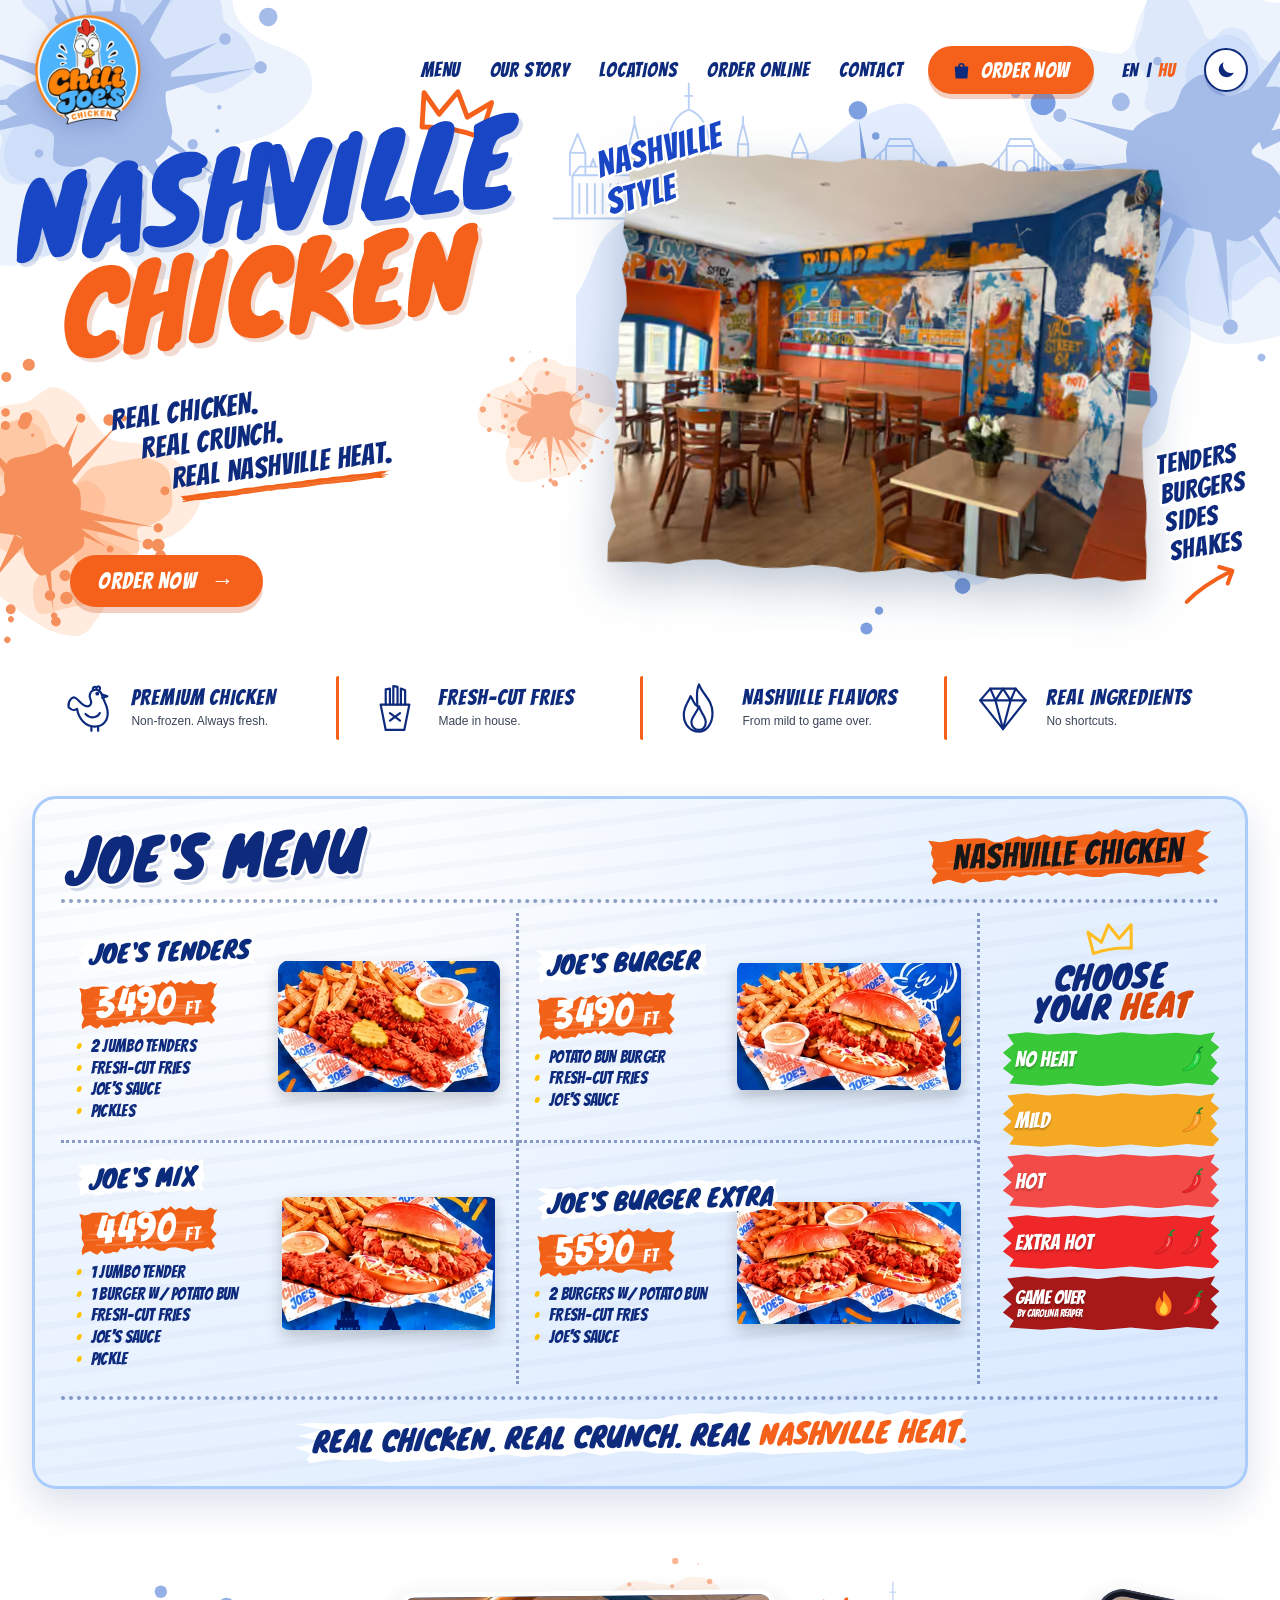
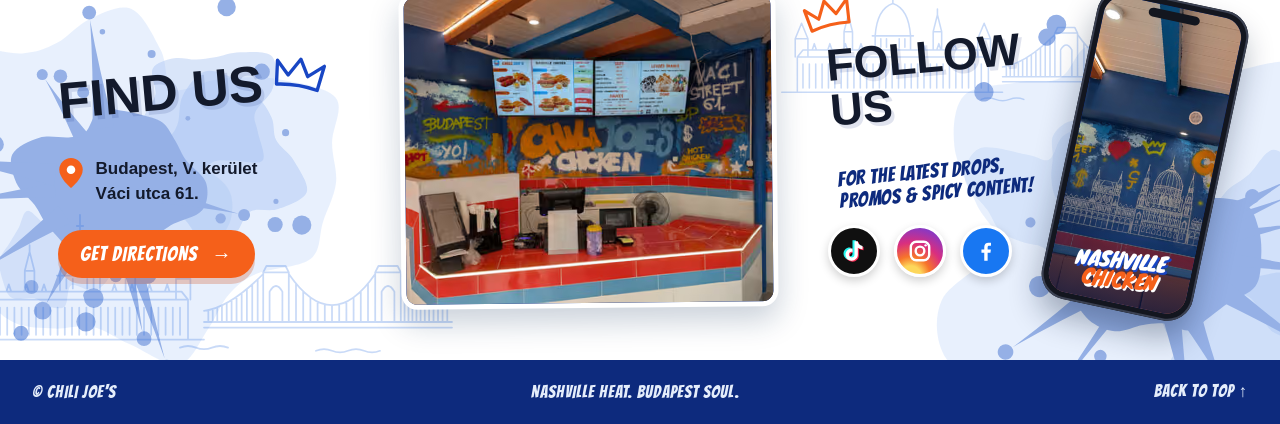
<file: index.html>
<!doctype html>
<html lang="en">
  <head>
    <meta charset="utf-8">
    <meta name="viewport" content="width=device-width, initial-scale=1">
    <meta name="theme-color" content="#ffffff">
    <meta name="description" content="Meet Chili Joe's: Nashville-style hot chicken, your heat, and a whole lot of Budapest color." data-i18n-meta="description">
    <title>Chili Joe's — Nashville Heat, Budapest Soul</title>
    <script>
      (() => {
        let theme = null;
        try {
          theme = localStorage.getItem("chili-joes-theme");
        } catch {
          // Fall back to the system preference when browser storage is unavailable.
        }
        if (theme !== "dark" && theme !== "light") {
          theme = window.matchMedia("(prefers-color-scheme: dark)").matches ? "dark" : "light";
        }
        document.documentElement.dataset.theme = theme;
      })();
    </script>
    <link rel="icon" href="favicon.ico" type="image/x-icon">
    <link rel="preload" href="assets/fonts/knewave-latin.woff2" as="font" type="font/woff2" crossorigin>
    <link rel="preload" href="assets/fonts/bangers-latin.woff2" as="font" type="font/woff2" crossorigin>
    <link rel="stylesheet" href="styles.css">
    <script src="language.js" defer></script>
    <script src="theme.js" defer></script>
  </head>
  <body>
    <svg class="sprite" aria-hidden="true" focusable="false">
      <defs>
        <symbol id="i-pepper" viewBox="0 0 64 64">
          <path d="M44 15C50 21 51 31 45 41 37 53 23 59 10 59 7 59 7 56 10 55 22 50 30 42 33 30 35 22 38 17 44 15Z" fill="var(--pepper, #d92325)" stroke="rgb(0 0 0 / 25%)" stroke-width="1.5"/>
          <path d="M41 23C43 29 41 35 36 41" fill="none" stroke="#fff" stroke-width="3" stroke-linecap="round" opacity=".5"/>
          <path d="M38 17C42 11 50 13 51 19 46 17 42 18 38 17Z" fill="var(--stem, #2f8f2f)"/>
          <path d="M45 15C45 9 48 6 53 5" fill="none" stroke="var(--stem, #2f8f2f)" stroke-width="4" stroke-linecap="round"/>
        </symbol>
        <symbol id="i-flame" viewBox="0 0 64 64">
          <path d="M32 4C36 16 48 22 48 38 48 52 40 60 32 60 22 60 14 52 14 40 14 30 20 24 22 18 26 24 26 28 30 30 30 20 28 12 32 4Z" fill="#ff7a1a"/>
          <path d="M32 26C34 34 40 38 40 46 40 53 36 57 32 57 27 57 23 53 23 47 23 41 28 38 32 26Z" fill="#ffd23d"/>
        </symbol>
        <symbol id="i-crown" viewBox="0 0 80 56">
          <path d="M9 47 5 12 24 31 39 5 53 29 75 10 70 47Q40 41 9 47Z" fill="none" stroke="currentColor" stroke-width="5" stroke-linecap="round" stroke-linejoin="round"/>
        </symbol>
        <symbol id="i-arrow" viewBox="0 0 80 40">
          <path d="M5 31C25 21 45 17 70 14M58 4 72 14 61 27" fill="none" stroke="currentColor" stroke-width="5" stroke-linecap="round" stroke-linejoin="round"/>
        </symbol>
      </defs>
    </svg>

    <div class="masthead">
      <div class="masthead-decor" aria-hidden="true">
        <img class="splat splat-logo" src="assets/splat-blue-1.svg" alt="">
        <img class="splat splat-hero-left" src="assets/splat-orange-1.svg" alt="">
        <img class="splat splat-hero-photo" src="assets/splat-blue-2.svg" alt="">
        <img class="splat splat-hero-right" src="assets/splat-blue-1.svg" alt="">
        <img class="splat splat-hero-small" src="assets/splat-orange-2.svg" alt="">
        <img class="skyline skyline-hero" src="assets/skyline.svg" alt="">
      </div>

      <header class="site-header">
        <div class="nav-wrap page-wrap">
          <a class="brand" href="#home" aria-label="Chili Joe's home" data-i18n-aria-label="brandHome">
            <img class="brand-logo" src="logo.png" alt="" width="112" height="112" fetchpriority="high">
          </a>
          <nav class="main-nav" aria-label="Main navigation" data-i18n-aria-label="mainNav">
            <a href="#menu" data-i18n="navMenu">Menu</a>
            <a href="#story" data-i18n="navStory">Our story</a>
            <a href="#visit" data-i18n="navVisit">Locations</a>
            <a href="#menu" data-i18n="navOrder">Order online</a>
            <a href="#visit" data-i18n="navContact">Contact</a>
          </nav>
          <a class="nav-cta" href="#menu"><svg class="bag-icon" viewBox="0 0 24 24" aria-hidden="true"><path d="M4.5 8h15l-1 13h-13l-1-13Z"/><path d="M9 10V6.5a3 3 0 0 1 6 0V10"/></svg><span data-i18n="navCta">Order now</span></a>
          <div class="language-switch" role="group" aria-label="Select language" data-i18n-aria-label="languageLabel">
            <button type="button" data-language="en" aria-pressed="true">EN</button>
            <span aria-hidden="true">|</span>
            <button type="button" data-language="hu" aria-pressed="false">HU</button>
          </div>
          <button class="theme-toggle" type="button" aria-pressed="false" aria-label="Dark mode" title="Dark mode" data-i18n-aria-label="themeToggle" data-i18n-title="themeToggle">
            <svg class="icon-moon" viewBox="0 0 24 24" aria-hidden="true"><path d="M20.5 14.6A8.5 8.5 0 0 1 9.4 3.5a8.5 8.5 0 1 0 11.1 11.1Z"/></svg>
            <svg class="icon-sun" viewBox="0 0 24 24" aria-hidden="true"><circle cx="12" cy="12" r="4.5"/><path d="M12 2v2.5M12 19.5V22M2 12h2.5M19.5 12H22M4.9 4.9l1.8 1.8M17.3 17.3l1.8 1.8M4.9 19.1l1.8-1.8M17.3 6.7l1.8-1.8"/></svg>
          </button>
        </div>
      </header>

      <section class="hero" id="home" aria-labelledby="hero-title">
        <div class="hero-grid page-wrap">
          <div class="hero-copy">
            <svg class="doodle hero-crown" aria-hidden="true"><use href="#i-crown"/></svg>
            <h1 id="hero-title" data-i18n-html="heroTitle">NASHVILLE<br><span>CHICKEN</span></h1>
            <p class="hero-tagline" data-i18n-html="heroDescription"><span>REAL CHICKEN.</span><span>REAL CRUNCH.</span><span>REAL NASHVILLE HEAT.</span></p>
            <a class="button button-orange" href="#menu"><span data-i18n="heroMenuCta">Order now</span><span aria-hidden="true">→</span></a>
          </div>
          <div class="hero-visual">
            <p class="hero-style" aria-hidden="true" data-i18n-html="heroStyle">NASHVILLE<br>STYLE</p>
            <figure class="hero-photo">
              <picture>
                <source type="image/avif" srcset="assets/images/floor_1-480.avif 480w, assets/images/floor_1-800.avif 800w, assets/images/floor_1-1200.avif 1200w" sizes="(max-width: 560px) calc(100vw - 56px), (max-width: 900px) min(calc(100vw - 80px), 590px), (max-width: 1180px) 40vw, 600px">
                <source type="image/webp" srcset="assets/images/floor_1-480.webp 480w, assets/images/floor_1-800.webp 800w, assets/images/floor_1-1200.webp 1200w" sizes="(max-width: 560px) calc(100vw - 56px), (max-width: 900px) min(calc(100vw - 80px), 590px), (max-width: 1180px) 40vw, 600px">
                <img src="assets/images/floor_1-800.jpg" srcset="assets/images/floor_1-480.jpg 480w, assets/images/floor_1-800.jpg 800w, assets/images/floor_1-1200.jpg 1200w" sizes="(max-width: 560px) calc(100vw - 56px), (max-width: 900px) min(calc(100vw - 80px), 590px), (max-width: 1180px) 40vw, 600px" alt="The dining room at Chili Joe's, with Budapest murals and bright orange booths." data-i18n-alt="heroAlt" width="1200" height="900" fetchpriority="high">
              </picture>
            </figure>
            <p class="hero-list" aria-hidden="true" data-i18n-html="heroList">TENDERS<br>BURGERS<br>SIDES<br>SHAKES</p>
            <svg class="doodle hero-list-arrow" aria-hidden="true"><use href="#i-arrow"/></svg>
          </div>
        </div>
      </section>
    </div>

    <main>
      <section class="feature-strip page-wrap" aria-label="What makes Chili Joe's special" data-i18n-aria-label="featuresLabel">
        <article class="feature-item">
          <svg viewBox="0 0 64 64" aria-hidden="true"><path d="M9 31c4 4 8 4 10 2 2 12 10 21 21 21 11 0 17-9 15-20-1-6-4-10-6-16-1-6-6-9-11-7-4 2-5 7-3 11 2 4 0 8-4 8-6 0-10-8-14-10-4-2-9 4-8 11Z"/><path d="M38 11c-1-4 3-6 4-2 1-4 5-3 4 1"/><path d="m49 16 6 2-6 2"/><circle cx="43" cy="15" r="1" fill="currentColor"/><path d="M29 39c6 6 14 5 17-1M36 54v5m8-5v5"/></svg>
          <div><h2 data-i18n="featureChicken">PREMIUM CHICKEN</h2><p data-i18n="featureChickenSub">Non-frozen. Always fresh.</p></div>
        </article>
        <article class="feature-item">
          <svg viewBox="0 0 64 64" aria-hidden="true"><path d="m15 28 6 30h22l6-30H15Z"/><path d="M21 28V10l5-1v19m4 0V6l5 1v21m4 0V9l5 2v17"/><path d="m26 38 12 9m-12 0 12-9"/></svg>
          <div><h2 data-i18n="featureFries">FRESH-CUT FRIES</h2><p data-i18n="featureFriesSub">Made in house.</p></div>
        </article>
        <article class="feature-item">
          <svg viewBox="0 0 64 64" aria-hidden="true"><path d="M32 4c4 12 16 18 16 34 0 14-8 22-16 22-10 0-18-8-18-20 0-10 6-16 8-22 4 6 4 10 8 12 0-10-2-18 2-26Z"/><path d="M32 30c2 8 8 12 8 19 0 6-4 9-8 9-5 0-9-4-9-9 0-6 5-9 9-19Z"/></svg>
          <div><h2 data-i18n="featureFlavors">NASHVILLE FLAVORS</h2><p data-i18n="featureFlavorsSub">From mild to game over.</p></div>
        </article>
        <article class="feature-item">
          <svg viewBox="0 0 64 64" aria-hidden="true"><path d="M17 9h30l12 14-27 34L5 23 17 9Z"/><path d="M5 23h54M23 23l9 34 9-34M17 9l6 14 9-14 9 14 6-14"/></svg>
          <div><h2 data-i18n="featureIngredients">REAL INGREDIENTS</h2><p data-i18n="featureIngredientsSub">No shortcuts.</p></div>
        </article>
      </section>

      <section class="menu-section page-wrap" id="menu" aria-label="Explore the menu" data-i18n-aria-label="menuAria">
        <div class="menu-board">
          <header class="menu-board-header">
            <h2 id="menu-title" data-i18n="menuBoardTitle">JOE'S MENU</h2>
            <p class="menu-board-ribbon" data-i18n-html="menuBoardRibbon"><span>NASHVILLE</span> CHICKEN</p>
          </header>

          <div class="menu-board-layout">
            <div class="menu-meal-grid">
              <article class="menu-meal">
                <div class="menu-meal-copy">
                  <h3 data-i18n="menuTenders">JOE'S TENDERS</h3>
                  <p class="menu-price">3490 <small>FT</small></p>
                  <ul class="menu-includes">
                    <li data-i18n="tendersDetail1">2 JUMBO TENDERS</li>
                    <li data-i18n="sharedFries">FRESH-CUT FRIES</li>
                    <li data-i18n="sharedSauce">JOE'S SAUCE</li>
                    <li data-i18n="tendersDetail4">PICKLES</li>
                  </ul>
                </div>
                <figure class="menu-meal-art">
                  <img src="assets/images/menu-tenders.webp" alt="Chicken tenders, fresh-cut fries, pickles and sauce on branded paper." data-i18n-alt="tendersAlt" width="380" height="223" loading="lazy">
                </figure>
              </article>

              <article class="menu-meal">
                <div class="menu-meal-copy">
                  <h3 data-i18n="menuBurger">JOE'S BURGER</h3>
                  <p class="menu-price">3490 <small>FT</small></p>
                  <ul class="menu-includes">
                    <li data-i18n="burgerDetail1">POTATO BUN BURGER</li>
                    <li data-i18n="sharedFries">FRESH-CUT FRIES</li>
                    <li data-i18n="sharedSauce">JOE'S SAUCE</li>
                  </ul>
                </div>
                <figure class="menu-meal-art">
                  <img src="assets/images/menu-burger.webp" alt="Chicken burger with fries and sauce on branded paper." data-i18n-alt="burgerAlt" width="386" height="219" loading="lazy">
                </figure>
              </article>

              <article class="menu-meal">
                <div class="menu-meal-copy">
                  <h3 data-i18n="menuMix">JOE'S MIX</h3>
                  <p class="menu-price">4490 <small>FT</small></p>
                  <ul class="menu-includes">
                    <li data-i18n="mixDetail1">1 JUMBO TENDER</li>
                    <li data-i18n="mixDetail2">1 BURGER W/ POTATO BUN</li>
                    <li data-i18n="sharedFries">FRESH-CUT FRIES</li>
                    <li data-i18n="sharedSauce">JOE'S SAUCE</li>
                    <li data-i18n="mixDetail5">PICKLE</li>
                  </ul>
                </div>
                <figure class="menu-meal-art">
                  <img src="assets/images/menu-mix.webp" alt="A chicken tender and chicken burger with fries, pickles and sauce." data-i18n-alt="mixAlt" width="355" height="221" loading="lazy">
                </figure>
              </article>

              <article class="menu-meal">
                <div class="menu-meal-copy">
                  <h3 data-i18n="menuBurgerExtra">JOE'S BURGER EXTRA</h3>
                  <p class="menu-price">5590 <small>FT</small></p>
                  <ul class="menu-includes">
                    <li data-i18n="burgerExtraDetail1">2 BURGERS W/ POTATO BUN</li>
                    <li data-i18n="sharedFries">FRESH-CUT FRIES</li>
                    <li data-i18n="sharedSauce">JOE'S SAUCE</li>
                  </ul>
                </div>
                <figure class="menu-meal-art">
                  <img src="assets/images/menu-burger-extra.webp" alt="Two chicken burgers with fries and sauce on branded paper." data-i18n-alt="burgerExtraAlt" width="395" height="215" loading="lazy">
                </figure>
              </article>
            </div>

            <aside class="menu-heat" aria-labelledby="heat-title">
              <svg class="doodle menu-heat-crown" aria-hidden="true"><use href="#i-crown"/></svg>
              <h3 id="heat-title" data-i18n-html="heatTitle">CHOOSE<br>YOUR <em>HEAT</em></h3>
              <ol class="menu-heat-levels" aria-label="Available spice levels, from no heat to Reaper" data-i18n-aria-label="heatAria">
                <li class="heat-none">
                  <span class="heat-label" data-i18n="heatNone">NO HEAT</span>
                  <span class="heat-peppers" aria-hidden="true"><svg class="heat-pepper"><use href="#i-pepper"/></svg></span>
                </li>
                <li class="heat-mild">
                  <span class="heat-label" data-i18n="heatMild">MILD</span>
                  <span class="heat-peppers" aria-hidden="true"><svg class="heat-pepper"><use href="#i-pepper"/></svg></span>
                </li>
                <li class="heat-hot">
                  <span class="heat-label" data-i18n="heatHot">HOT</span>
                  <span class="heat-peppers" aria-hidden="true"><svg class="heat-pepper"><use href="#i-pepper"/></svg></span>
                </li>
                <li class="heat-extra">
                  <span class="heat-label" data-i18n="heatExtra">EXTRA HOT</span>
                  <span class="heat-peppers" aria-hidden="true"><svg class="heat-pepper"><use href="#i-pepper"/></svg><svg class="heat-pepper"><use href="#i-pepper"/></svg></span>
                </li>
                <li class="heat-reaper">
                  <span class="heat-reaper-copy">
                    <span class="heat-label" data-i18n="heatReaper">GAME OVER</span>
                    <span class="heat-reaper-sub" data-i18n="heatReaperSub">BY CAROLINA REAPER</span>
                  </span>
                  <span class="heat-peppers" aria-hidden="true"><svg class="heat-flame"><use href="#i-flame"/></svg><svg class="heat-pepper"><use href="#i-pepper"/></svg></span>
                </li>
              </ol>
            </aside>
          </div>

          <footer class="menu-board-footer">
            <p data-i18n-html="menuBoardTagline">REAL CHICKEN. REAL CRUNCH. REAL <em>NASHVILLE HEAT.</em></p>
          </footer>
        </div>
      </section>

      <section class="visit-section" id="visit" aria-label="Visit Chili Joe's" data-i18n-aria-label="visitAria">
        <div class="visit-decor" aria-hidden="true">
          <img class="splat splat-visit-left" src="assets/splat-blue-2.svg" alt="">
          <img class="splat splat-visit-right" src="assets/splat-blue-1.svg" alt="">
          <img class="splat splat-visit-orange" src="assets/splat-orange-2.svg" alt="">
          <img class="skyline skyline-visit-left" src="assets/skyline.svg" alt="">
          <img class="skyline skyline-visit-right" src="assets/skyline.svg" alt="">
        </div>
        <div class="visit-grid page-wrap">
          <div class="visit-copy" id="story">
            <h2><span data-i18n="visitTitle">FIND US</span><svg class="doodle visit-crown" aria-hidden="true"><use href="#i-crown"/></svg></h2>
            <p class="address"><svg class="pin-icon" viewBox="0 0 24 30" aria-hidden="true"><path d="M12 1C5.9 1 1 5.9 1 12c0 8.3 11 17 11 17s11-8.7 11-17C23 5.9 18.1 1 12 1Z"/><circle cx="12" cy="12" r="4"/></svg><span data-i18n-html="visitDescription">Budapest, V. kerület<br>Váci utca 61.</span></p>
            <a class="button button-orange" href="https://www.google.com/maps/search/?api=1&amp;query=V%C3%A1ci+utca+61+Budapest" target="_blank" rel="noopener noreferrer"><span data-i18n="visitCta">GET DIRECTIONS</span><span aria-hidden="true">→</span></a>
          </div>
          <figure class="visit-photo">
            <picture>
              <source type="image/avif" srcset="assets/images/counter-480.avif 480w, assets/images/counter-800.avif 800w, assets/images/counter-1200.avif 1200w" sizes="(max-width: 560px) calc(100vw - 30px), (max-width: 900px) min(calc(100vw - 40px), 720px), (max-width: 1180px) min(55vw, 560px), 410px">
              <source type="image/webp" srcset="assets/images/counter-480.webp 480w, assets/images/counter-800.webp 800w, assets/images/counter-1200.webp 1200w" sizes="(max-width: 560px) calc(100vw - 30px), (max-width: 900px) min(calc(100vw - 40px), 720px), (max-width: 1180px) min(55vw, 560px), 410px">
              <img src="assets/images/counter-800.jpg" srcset="assets/images/counter-480.jpg 480w, assets/images/counter-800.jpg 800w, assets/images/counter-1200.jpg 1200w" sizes="(max-width: 560px) calc(100vw - 30px), (max-width: 900px) min(calc(100vw - 40px), 720px), (max-width: 1180px) min(55vw, 560px), 410px" alt="The Chili Joe's counter, with the menu boards and the Váci Street 61 graffiti wall." data-i18n-alt="visitPhotoAlt" width="1200" height="904" loading="lazy">
            </picture>
          </figure>
          <div class="follow-panel">
            <svg class="doodle follow-crown" aria-hidden="true"><use href="#i-crown"/></svg>
            <h2 data-i18n="followTitle">FOLLOW US</h2>
            <p class="follow-text" data-i18n="followDescription">For the latest drops, promos &amp; spicy content!</p>
            <div class="social-icons" aria-label="Social media" data-i18n-aria-label="socialLabel">
              <span class="social-tiktok" aria-hidden="true"><svg viewBox="0 0 24 24"><path d="M16.6 5.82A4.28 4.28 0 0 1 15.54 3h-3.09v12.4a2.59 2.59 0 0 1-2.59 2.5c-1.42 0-2.6-1.16-2.6-2.6 0-1.72 1.66-3.01 3.37-2.48V9.66c-3.45-.46-6.47 2.22-6.47 5.64 0 3.33 2.76 5.7 5.69 5.7 3.14 0 5.69-2.55 5.69-5.7V9.01a7.35 7.35 0 0 0 4.3 1.38V7.3s-1.88.09-3.24-1.48Z"/></svg></span>
              <a class="social-instagram" href="https://www.instagram.com/chili.joes.chicken/" target="_blank" rel="noopener noreferrer" aria-label="Instagram"><svg viewBox="0 0 24 24" aria-hidden="true"><rect x="3.5" y="3.5" width="17" height="17" rx="5"/><circle cx="12" cy="12" r="4"/><circle class="dot" cx="17.2" cy="6.8" r="1.1"/></svg></a>
              <span class="social-facebook" aria-hidden="true"><svg viewBox="0 0 24 24"><path d="M13.5 21v-7.5h2.6l.4-3h-3V8.6c0-.9.3-1.5 1.5-1.5h1.6V4.4c-.3 0-1.2-.1-2.3-.1-2.3 0-3.9 1.4-3.9 4v2.2H7.8v3h2.6V21h3.1Z"/></svg></span>
            </div>
            <div class="phone" aria-hidden="true">
              <div class="phone-screen">
                <picture>
                  <source type="image/avif" srcset="assets/images/parliment-240.avif 240w, assets/images/parliment-320.avif 320w, assets/images/parliment-480.avif 480w" sizes="(max-width: 560px) 98px, (max-width: 1180px) 126px, 146px">
                  <source type="image/webp" srcset="assets/images/parliment-240.webp 240w, assets/images/parliment-320.webp 320w, assets/images/parliment-480.webp 480w" sizes="(max-width: 560px) 98px, (max-width: 1180px) 126px, 146px">
                  <img src="assets/images/parliment-320.jpg" srcset="assets/images/parliment-240.jpg 240w, assets/images/parliment-320.jpg 320w, assets/images/parliment-480.jpg 480w" sizes="(max-width: 560px) 98px, (max-width: 1180px) 126px, 146px" alt="" width="480" height="987" loading="lazy">
                </picture>
                <p data-i18n-html="heroTitle">NASHVILLE<br><span>CHICKEN</span></p>
              </div>
            </div>
          </div>
        </div>
      </section>
    </main>

    <footer class="site-footer">
      <div class="footer-main page-wrap">
        <span data-i18n="copyright">© CHILI JOE'S</span>
        <p data-i18n="footerTagline">NASHVILLE HEAT. BUDAPEST SOUL.</p>
        <a href="#home" class="back-top" data-i18n="backToTop">BACK TO TOP ↑</a>
      </div>
    </footer>
  </body>
</html>
</file>
<file: styles.css>
@charset "UTF-8";

@font-face {
  font-family: "Knewave";
  font-style: normal;
  font-weight: 400;
  font-display: swap;
  src: url("assets/fonts/knewave-latin-ext.woff2") format("woff2");
  unicode-range: U+0100-02BA, U+02BD-02C5, U+02C7-02CC, U+02CE-02D7, U+02DD-02FF, U+0304, U+0308, U+0329, U+1D00-1DBF, U+1E00-1E9F, U+1EF2-1EFF, U+2020, U+20A0-20AB, U+20AD-20C4, U+2113, U+2C60-2C7F, U+A720-A7FF;
}

@font-face {
  font-family: "Knewave";
  font-style: normal;
  font-weight: 400;
  font-display: swap;
  src: url("assets/fonts/knewave-latin.woff2") format("woff2");
  unicode-range: U+0000-00FF, U+0131, U+0152-0153, U+02BB-02BC, U+02C6, U+02DA, U+02DC, U+0304, U+0308, U+0329, U+2000-206F, U+20AC, U+2122, U+2191, U+2193, U+2212, U+2215, U+FEFF, U+FFFD;
}

@font-face {
  font-family: "Bangers";
  font-style: normal;
  font-weight: 400;
  font-display: swap;
  src: url("assets/fonts/bangers-latin-ext.woff2") format("woff2");
  unicode-range: U+0100-02BA, U+02BD-02C5, U+02C7-02CC, U+02CE-02D7, U+02DD-02FF, U+0304, U+0308, U+0329, U+1D00-1DBF, U+1E00-1E9F, U+1EF2-1EFF, U+2020, U+20A0-20AB, U+20AD-20C4, U+2113, U+2C60-2C7F, U+A720-A7FF;
}

@font-face {
  font-family: "Bangers";
  font-style: normal;
  font-weight: 400;
  font-display: swap;
  src: url("assets/fonts/bangers-latin.woff2") format("woff2");
  unicode-range: U+0000-00FF, U+0131, U+0152-0153, U+02BB-02BC, U+02C6, U+02DA, U+02DC, U+0304, U+0308, U+0329, U+2000-206F, U+20AC, U+2122, U+2191, U+2193, U+2212, U+2215, U+FEFF, U+FFFD;
}

:root {
  color-scheme: light;
  --blue: #1846c4;
  --blue-dark: #0d2a7d;
  --blue-light: #e8f1ff;
  --orange: #f5601a;
  --orange-dark: #d9480c;
  --ink: #131a2c;
  --paper: #fff;
  --graffiti: "Knewave", "Bangers", Impact, "Arial Black", sans-serif;
  --display: "Bangers", Impact, "Arial Narrow Bold", sans-serif;
  --body: "Trebuchet MS", "Segoe UI", Arial, sans-serif;
  --rough-tile: polygon(1.5% 2.6%, 11.1% 4.1%, 20.7% 3.3%, 30.3% 4.4%, 39.9% 4.5%, 49.5% 1.8%, 59.1% 1.6%, 68.7% 5.5%, 78.3% 2.7%, 87.9% 2.6%, 93.7% 1.5%, 96.2% 11.1%, 94.5% 20.7%, 96.2% 30.3%, 95.4% 39.9%, 97.8% 49.5%, 95.5% 59.1%, 94.3% 68.7%, 96% 78.3%, 94.9% 87.9%, 98.5% 95.3%, 88.9% 98.2%, 79.3% 94.9%, 69.7% 95.7%, 60.1% 97.1%, 50.5% 98.4%, 40.9% 94.3%, 31.3% 96.2%, 21.7% 95%, 12.1% 94.3%, 4.9% 98.5%, 5.9% 88.9%, 3.4% 79.3%, 5.3% 69.7%, 3.6% 60.1%, 6% 50.5%, 5.7% 40.9%, 2% 31.3%, 2.2% 21.7%, 2.5% 12.1%);
  --rough-photo: polygon(0.6% 1.4%, 5% 1.6%, 9.3% 2.3%, 13.7% 1.4%, 18.1% 1.5%, 22.4% 1.7%, 26.8% 0.9%, 31.1% 1.5%, 35.5% 1.7%, 39.9% 2%, 44.2% 0.8%, 48.6% 1.1%, 53% 0.8%, 57.3% 2.1%, 61.7% 1.8%, 66.1% 0.7%, 70.4% 2.4%, 74.8% 2.3%, 79.1% 1.8%, 83.5% 1.7%, 87.9% 0.9%, 92.2% 0.6%, 98.4% 0.6%, 99.3% 5%, 99.1% 9.3%, 99% 13.7%, 99.3% 18.1%, 98.6% 22.4%, 98.6% 26.8%, 97.9% 31.1%, 98.5% 35.5%, 98.2% 39.9%, 98.5% 44.2%, 98.2% 48.6%, 98.6% 53%, 98.9% 57.3%, 97.6% 61.7%, 97.6% 66.1%, 97.9% 70.4%, 98.1% 74.8%, 98.8% 79.1%, 99% 83.5%, 98.9% 87.9%, 99.3% 92.2%, 99.4% 98%, 95% 98.7%, 90.7% 97.9%, 86.3% 98.7%, 81.9% 97.7%, 77.6% 97.9%, 73.2% 99.4%, 68.9% 99%, 64.5% 97.8%, 60.1% 98.6%, 55.8% 97.6%, 51.4% 98.7%, 47% 99.3%, 42.7% 98.3%, 38.3% 98%, 33.9% 98.9%, 29.6% 99.2%, 25.2% 98.8%, 20.9% 97.7%, 16.5% 98%, 12.1% 99.2%, 7.8% 99%, 0.8% 99.4%, 0.7% 95%, 2% 90.7%, 0.9% 86.3%, 1.6% 81.9%, 1.4% 77.6%, 0.9% 73.2%, 1.9% 68.9%, 0.8% 64.5%, 1.8% 60.1%, 0.8% 55.8%, 1.4% 51.4%, 1% 47%, 1.1% 42.7%, 2.3% 38.3%, 2% 33.9%, 1.1% 29.6%, 2.2% 25.2%, 1% 20.9%, 1.3% 16.5%, 2.1% 12.1%, 1.8% 7.8%);
}

* { box-sizing: border-box; }

html {
  scroll-behavior: smooth;
  scroll-padding-top: 1rem;
}

body {
  margin: 0;
  overflow-x: hidden;
  color: var(--ink);
  background: var(--paper);
  font-family: var(--body);
  -webkit-font-smoothing: antialiased;
}

img { display: block; max-width: 100%; }
a { color: inherit; }
a:focus-visible, button:focus-visible { outline: 3px solid var(--orange); outline-offset: 4px; }

.page-wrap { width: min(1320px, calc(100% - 64px)); margin-inline: auto; }

.sprite { position: absolute; width: 0; height: 0; overflow: hidden; }

.doodle { display: block; overflow: visible; pointer-events: none; }

.splat,
.skyline {
  position: absolute;
  max-width: none;
  pointer-events: none;
  user-select: none;
}

.skyline { opacity: .32; }

/* Header + hero */

.masthead {
  position: relative;
  overflow: hidden;
  isolation: isolate;
}

.masthead-decor { position: absolute; inset: 0; z-index: -1; }
.splat-logo { top: -120px; left: -110px; width: 430px; opacity: .38; transform: rotate(-20deg); }
.splat-hero-left { bottom: 0; left: -110px; width: 300px; opacity: .7; transform: rotate(40deg); }
.splat-hero-photo { top: 30px; left: 45%; width: 620px; opacity: .55; }
.splat-hero-right { top: -60px; right: -150px; width: 440px; opacity: .38; transform: rotate(120deg); }
.splat-hero-small { top: 52%; left: 37%; width: 150px; opacity: .55; transform: rotate(-30deg); }
.skyline-hero { top: 70px; left: 42%; width: 560px; }

.site-header { position: relative; z-index: 3; }

.nav-wrap {
  min-height: 112px;
  padding-top: 14px;
  display: flex;
  align-items: center;
  gap: clamp(14px, 2vw, 30px);
}

.brand { display: inline-flex; flex: 0 0 auto; align-items: center; text-decoration: none; }
.brand-logo {
  width: 112px;
  height: 112px;
  object-fit: contain;
  filter: drop-shadow(0 6px 10px rgb(13 42 125 / 20%));
  transition: transform .25s ease;
}
.brand:hover .brand-logo { transform: rotate(-6deg) scale(1.04); }

.main-nav {
  margin-left: auto;
  display: flex;
  align-items: center;
  gap: clamp(16px, 2.3vw, 34px);
}

.main-nav a,
.nav-cta {
  font-family: var(--display);
  font-size: 20px;
  letter-spacing: .04em;
  text-decoration: none;
  text-transform: uppercase;
  white-space: nowrap;
}

.main-nav a { color: var(--blue-dark); transition: color .18s ease; }
.main-nav a:hover { color: var(--orange); }

.nav-cta {
  min-height: 48px;
  padding: 0 24px;
  display: inline-flex;
  align-items: center;
  justify-content: center;
  gap: 10px;
  border-radius: 999px;
  color: #fff;
  background: var(--orange);
  box-shadow: 0 5px 0 rgb(201 64 9 / 25%);
  font-size: 21px;
  transition: transform .2s ease, background .2s ease;
}

.nav-cta:hover { background: var(--orange-dark); transform: translateY(-2px); }
.bag-icon { width: 19px; height: 19px; fill: var(--blue-dark); stroke: var(--blue-dark); stroke-linecap: round; stroke-linejoin: round; stroke-width: 2px; }
.bag-icon path + path { fill: none; }

.language-switch {
  display: flex;
  align-items: center;
  gap: 4px;
  color: var(--blue-dark);
  font-family: var(--display);
  font-size: 19px;
}

.language-switch button {
  padding: 2px 3px;
  border: 0;
  color: var(--orange);
  background: none;
  font: inherit;
  letter-spacing: .04em;
  cursor: pointer;
}

.language-switch button[aria-pressed="true"] { color: var(--blue-dark); }
.language-switch button:hover { color: var(--orange-dark); }

.theme-toggle {
  width: 44px;
  height: 44px;
  flex: 0 0 auto;
  display: grid;
  place-items: center;
  padding: 0;
  border: 2px solid var(--blue-dark);
  border-radius: 50%;
  color: var(--blue-dark);
  background: #fff;
  box-shadow: 0 4px 0 rgb(13 42 125 / 15%);
  cursor: pointer;
  transition: transform .2s ease, color .2s ease, border-color .2s ease, background .2s ease;
}

.theme-toggle:hover { border-color: var(--orange); color: var(--orange); transform: rotate(-14deg) scale(1.06); }
.theme-toggle svg { width: 22px; height: 22px; fill: none; stroke: currentColor; stroke-linecap: round; stroke-linejoin: round; stroke-width: 2px; }
.theme-toggle .icon-moon { fill: currentColor; stroke: none; }
.theme-toggle .icon-sun { display: none; }

.hero { position: relative; padding: 4px 0 clamp(36px, 4vw, 56px); }

.hero-grid {
  display: grid;
  grid-template-columns: minmax(0, .92fr) minmax(0, 1.08fr);
  align-items: center;
  gap: clamp(20px, 3vw, 48px);
}

.hero-copy { position: relative; z-index: 1; padding-top: 34px; }

.hero-crown {
  position: absolute;
  top: -44px;
  left: clamp(250px, 30vw, 420px);
  width: 78px;
  height: 56px;
  color: var(--orange);
  transform: rotate(10deg);
}

.hero h1 {
  margin: 0;
  color: var(--blue);
  font-family: var(--graffiti);
  font-size: clamp(64px, 8.6vw, 132px);
  font-weight: 400;
  letter-spacing: -.01em;
  line-height: .92;
  text-shadow: 4px 5px 0 rgb(13 42 125 / 14%);
  text-transform: uppercase;
  transform: rotate(-7deg);
  transform-origin: left bottom;
}

.hero h1 span { display: inline-block; margin-left: .32em; color: var(--orange); text-shadow: 4px 5px 0 rgb(179 56 6 / 18%); }

.hero-tagline {
  margin: clamp(26px, 3vw, 44px) 0 0 clamp(36px, 6vw, 92px);
  display: grid;
  justify-items: start;
  color: var(--blue-dark);
  font-family: var(--display);
  font-size: clamp(22px, 2.3vw, 32px);
  letter-spacing: .03em;
  line-height: 1.1;
  transform: rotate(-7deg);
  transform-origin: left top;
}

.hero-tagline span:nth-child(2) { margin-left: .9em; }
.hero-tagline span:nth-child(3) {
  margin-left: 1.8em;
  padding-bottom: 9px;
  background: url("assets/brush-orange.svg") left bottom / 100% 8px no-repeat;
}

.button {
  min-height: 52px;
  padding: 0 28px;
  display: inline-flex;
  align-items: center;
  justify-content: center;
  gap: 14px;
  border: 0;
  border-radius: 999px;
  font-family: var(--display);
  font-size: 23px;
  letter-spacing: .05em;
  text-decoration: none;
  text-transform: uppercase;
  transition: transform .2s ease, background .2s ease, box-shadow .2s ease;
}

.button:hover { transform: translateY(-3px); }
.button-orange { color: #fff; background: var(--orange); box-shadow: 0 6px 0 rgb(201 64 9 / 25%); }
.button-orange:hover { background: var(--orange-dark); box-shadow: 0 8px 0 rgb(201 64 9 / 25%); }
.hero-copy .button { margin: clamp(30px, 3.4vw, 50px) 0 0 clamp(20px, 3vw, 46px); }

.hero-visual { position: relative; min-width: 0; padding: 26px 0 30px; }

.hero-photo {
  margin: 0 clamp(40px, 7vw, 120px) 0 0;
  filter: drop-shadow(0 18px 24px rgb(9 40 86 / 26%));
  transform: rotate(2.5deg);
}

.hero-photo picture { display: block; }

.hero-photo img {
  width: 100%;
  height: auto;
  aspect-ratio: 1.3 / 1;
  object-fit: cover;
  object-position: center 58%;
  clip-path: var(--rough-photo);
}

.hero-style,
.hero-list {
  position: absolute;
  z-index: 2;
  margin: 0;
  color: var(--blue);
  font-family: var(--display);
  letter-spacing: .03em;
  line-height: 1.08;
  text-shadow: -2px -2px 0 #fff, 2px -2px 0 #fff, -2px 2px 0 #fff, 2px 2px 0 #fff, 0 3px 0 #fff;
}

.hero-style { top: 0; left: -12px; font-size: clamp(26px, 2.8vw, 40px); transform: rotate(-14deg); }

.hero-list {
  right: 0;
  bottom: 46px;
  color: var(--blue-dark);
  font-size: clamp(20px, 2.1vw, 30px);
  text-align: left;
  transform: rotate(-9deg);
}

.hero-list-arrow { position: absolute; right: 6px; bottom: 6px; width: 64px; height: 32px; color: var(--orange); transform: rotate(-20deg); }

/* Features */

.feature-strip {
  padding-block: 18px;
  display: grid;
  grid-template-columns: repeat(4, minmax(0, 1fr));
  align-items: center;
}

.feature-item {
  min-height: 64px;
  padding: 4px clamp(12px, 2.3vw, 30px);
  display: flex;
  align-items: center;
  gap: 16px;
}

.feature-item + .feature-item { border-left: 3px solid var(--orange); border-radius: 2px; }
.feature-item svg { width: 54px; height: 54px; flex: 0 0 54px; color: var(--blue-dark); fill: none; stroke: currentColor; stroke-linecap: round; stroke-linejoin: round; stroke-width: 2.6px; }
.feature-item h2 { max-width: 9em; margin: 0; color: var(--blue-dark); font-family: var(--display); font-size: clamp(18px, 1.7vw, 23px); font-weight: 400; letter-spacing: .04em; line-height: 1; }
.feature-item p { margin: 5px 0 0; color: #3a4459; font-size: 12px; line-height: 1.25; }

/* Poster-inspired menu board */

.menu-section { padding-block: clamp(24px, 3vw, 42px) clamp(36px, 5vw, 64px); }

.menu-board {
  position: relative;
  isolation: isolate;
  overflow: hidden;
  padding: clamp(16px, 2vw, 28px);
  border: 3px solid #2784fa;
  border-radius: 24px;
  color: #fff;
  background:
    url("assets/splat-orange-1.svg") left -150px bottom -170px / 350px no-repeat,
    url("assets/splat-orange-2.svg") right -140px top -110px / 280px no-repeat,
    url("assets/splat-blue-1.svg") right -260px bottom -150px / 580px no-repeat,
    repeating-linear-gradient(173deg, transparent 0 17px, rgb(255 255 255 / 2.5%) 17px 24px),
    radial-gradient(ellipse at 18% 10%, #1678f4, transparent 48%),
    linear-gradient(145deg, #0756d0, #0a348f 58%, #08256c);
  box-shadow: 0 20px 44px rgb(8 33 91 / 24%);
}

.menu-board-header {
  min-height: 78px;
  margin-bottom: 10px;
  padding: 0 4px 13px;
  display: flex;
  align-items: center;
  justify-content: space-between;
  gap: 18px;
  border-bottom: 4px dotted rgb(255 255 255 / 90%);
}

.menu-board-header h2 {
  margin: 0;
  color: #fff;
  font-family: var(--graffiti);
  font-size: clamp(34px, 4.4vw, 58px);
  font-weight: 400;
  line-height: .95;
  text-shadow: -2px -2px 0 #071e68, 2px 2px 0 #071e68, 4px 5px 0 rgb(0 0 0 / 28%);
  transform: rotate(-2deg);
}

.menu-board-ribbon {
  margin: 0;
  padding: 8px clamp(18px, 2.5vw, 36px) 10px;
  color: #10131b;
  background: url("assets/brush-orange.svg") center / 100% 100% no-repeat;
  font-family: var(--display);
  font-size: clamp(21px, 2.7vw, 36px);
  letter-spacing: .025em;
  line-height: 1;
  white-space: nowrap;
  transform: rotate(-2deg);
}

.menu-board-ribbon span { color: #161719; }

.menu-board-layout {
  display: grid;
  grid-template-columns: minmax(0, 3.4fr) minmax(210px, .9fr);
  align-items: stretch;
}

.menu-meal-grid { min-width: 0; display: grid; grid-template-columns: repeat(2, minmax(0, 1fr)); }

.menu-meal {
  min-width: 0;
  min-height: 230px;
  padding: clamp(10px, 1.2vw, 17px);
  display: grid;
  grid-template-columns: minmax(0, .94fr) minmax(0, 1.06fr);
  align-items: center;
  gap: 4px;
}

.menu-meal:nth-child(odd) { border-right: 3px dotted rgb(255 255 255 / 88%); }
.menu-meal:nth-child(-n + 2) { border-bottom: 3px dotted rgb(255 255 255 / 88%); }
.menu-meal-copy { min-width: 0; position: relative; z-index: 1; }

.menu-meal h3 {
  width: fit-content;
  max-width: calc(100% + 130px);
  position: relative;
  z-index: 2;
  margin: 0;
  padding: 7px clamp(9px, 1vw, 15px) 8px;
  color: #0b2b7d;
  background: url("assets/brush-white.svg") center / 100% 100% no-repeat;
  font-family: var(--graffiti);
  font-size: clamp(19px, 1.9vw, 27px);
  font-weight: 400;
  line-height: .96;
  text-transform: uppercase;
  white-space: nowrap;
  transform: rotate(-2deg);
}

.menu-price {
  width: fit-content;
  margin: 9px 0 5px;
  padding: 4px 20px 6px;
  color: #fff;
  background: url("assets/brush-orange.svg") center / 100% 100% no-repeat;
  font-family: var(--display);
  font-size: clamp(30px, 3.1vw, 42px);
  letter-spacing: .03em;
  line-height: 1;
  transform: rotate(-2deg);
}

.menu-price small { font-size: .48em; }

.menu-includes { margin: 8px 0 0; padding: 0; list-style: none; }
.menu-includes li {
  position: relative;
  margin-top: 3px;
  padding-left: 15px;
  color: #fff;
  font-family: var(--display);
  font-size: clamp(15px, 1.35vw, 19px);
  letter-spacing: .015em;
  line-height: 1.08;
  text-shadow: 0 1px 2px rgb(0 0 0 / 28%);
}

.menu-includes li::before {
  position: absolute;
  top: 0;
  left: 0;
  color: #ffc400;
  content: "•";
}

.menu-meal-art { min-width: 0; margin: 0; }
.menu-meal-art img {
  width: 100%;
  height: auto;
  aspect-ratio: 1.68;
  border-radius: 12px;
  object-fit: contain;
  filter: drop-shadow(0 7px 8px rgb(0 0 0 / 20%));
}

.menu-heat {
  min-width: 0;
  padding: 8px 0 8px clamp(16px, 1.8vw, 26px);
  border-left: 3px dotted rgb(255 255 255 / 88%);
  text-align: center;
}

.menu-heat-crown { width: 50px; height: 36px; margin: 0 auto 4px; color: #ffbd22; transform: rotate(-8deg); }
.menu-heat h3 {
  margin: 0 0 12px;
  color: #fff;
  font-family: var(--graffiti);
  font-size: clamp(24px, 2.5vw, 34px);
  font-weight: 400;
  line-height: .93;
  text-shadow: 2px 3px 0 rgb(0 0 0 / 24%);
  transform: rotate(-2deg);
}

.menu-heat h3 em { color: #ffad27; font-style: normal; }
.menu-heat-levels { margin: 0; padding: 0; display: grid; gap: 7px; list-style: none; }
.menu-heat-levels li {
  min-height: 54px;
  padding: 5px 12px;
  display: flex;
  align-items: center;
  justify-content: space-between;
  gap: 5px;
  clip-path: polygon(2% 4%, 11% 0, 21% 4%, 33% 1%, 44% 5%, 55% 0, 68% 4%, 80% 1%, 91% 5%, 98% 0, 96% 15%, 100% 28%, 96% 42%, 99% 56%, 96% 71%, 100% 85%, 97% 98%, 85% 94%, 72% 100%, 59% 95%, 45% 100%, 31% 95%, 18% 99%, 3% 95%, 5% 82%, 0 67%, 4% 52%, 0 38%, 5% 22%);
  color: #fff;
  font-family: var(--display);
  font-size: clamp(17px, 1.75vw, 24px);
  line-height: 1;
  text-shadow: 0 2px 2px rgb(0 0 0 / 25%);
}

.heat-none { background: #39c938; }
.heat-mild { background: #f5a923; }
.heat-hot { background: #f34b48; }
.heat-extra { background: #ef2728; }
.heat-reaper { background: #a71918; }
.menu-heat-levels .heat-label { min-width: 0; }
.heat-peppers { flex: 0 0 auto; display: flex; align-items: center; gap: 0; }
.heat-pepper { width: 28px; height: 28px; --pepper: #ed2428; --stem: #238f3a; }
.heat-none .heat-pepper { --pepper: #24d33d; --stem: #168732; }
.heat-mild .heat-pepper { --pepper: #ff9b21; --stem: #218b37; }
.heat-flame { width: 30px; height: 30px; }
.heat-reaper-copy { min-width: 0; display: flex; flex-direction: column; align-items: center; gap: 2px; }
.heat-reaper .heat-label { font-size: clamp(16px, 1.5vw, 21px); white-space: nowrap; }
.heat-reaper-sub { max-width: 76px; font-size: 10px; line-height: .95; text-align: center; }

.menu-board-footer { margin-top: 12px; padding-top: 12px; border-top: 4px dotted rgb(255 255 255 / 88%); text-align: center; }
.menu-board-footer p {
  width: fit-content;
  max-width: 100%;
  margin: 0 auto;
  padding: 9px clamp(16px, 2vw, 28px) 11px;
  color: #0d2a7d;
  background: url("assets/brush-white.svg") center / 100% 100% no-repeat;
  font-family: var(--graffiti);
  font-size: clamp(19px, 2.2vw, 30px);
  line-height: 1;
  transform: rotate(-1deg);
}

.menu-board-footer em { color: var(--orange); font-style: normal; }

:root[data-theme="light"] .menu-board {
  border-color: #a9ccfb;
  color: var(--blue-dark);
  background:
    repeating-linear-gradient(173deg, transparent 0 17px, rgb(13 42 125 / 2.5%) 17px 24px),
    radial-gradient(ellipse at 18% 10%, #fff, transparent 48%),
    linear-gradient(145deg, #f3f8ff, #e5f0ff 58%, #d7e8ff);
  box-shadow: 0 16px 36px rgb(13 42 125 / 14%);
}

:root[data-theme="light"] .menu-board-header,
:root[data-theme="light"] .menu-meal:nth-child(odd),
:root[data-theme="light"] .menu-meal:nth-child(-n + 2),
:root[data-theme="light"] .menu-heat,
:root[data-theme="light"] .menu-board-footer {
  border-color: rgb(13 42 125 / 45%);
}

:root[data-theme="light"] .menu-board-header h2 {
  color: var(--blue-dark);
  text-shadow: -2px -2px 0 #fff, 2px -2px 0 #fff, -2px 2px 0 #fff, 2px 2px 0 #fff, 4px 5px 0 rgb(13 42 125 / 16%);
}

:root[data-theme="light"] .menu-includes li {
  color: var(--blue-dark);
  text-shadow: none;
}

:root[data-theme="light"] .menu-heat h3 {
  color: var(--blue-dark);
  text-shadow: 1px 2px 0 rgb(255 255 255 / 75%);
}

:root[data-theme="light"] .menu-heat h3 em { color: var(--orange-dark); }

/* Visit + follow */

.visit-section { position: relative; padding-block: clamp(26px, 3vw, 40px) clamp(34px, 4vw, 54px); overflow: hidden; isolation: isolate; }
.visit-decor { position: absolute; inset: 0; z-index: -1; }
.splat-visit-left { top: 0; left: -120px; width: 460px; opacity: .45; }
.splat-visit-right { right: -140px; bottom: -150px; width: 520px; opacity: .45; transform: rotate(70deg); }
.splat-visit-orange { top: 0; left: 46%; width: 180px; opacity: .45; }
.skyline-visit-left { bottom: 6px; left: -60px; width: 520px; opacity: .25; }
.skyline-visit-right { top: 18px; right: 4%; width: 460px; opacity: .25; }

.visit-grid { display: grid; grid-template-columns: 1fr 1.1fr 1.3fr; align-items: stretch; gap: clamp(16px, 2vw, 26px); }
.visit-copy, .follow-panel { position: relative; min-width: 0; padding: 30px clamp(14px, 2vw, 26px); }

.visit-copy h2 { display: flex; align-items: flex-start; gap: 10px; font-size: clamp(40px, 4vw, 56px); line-height: 1; text-shadow: 3px 4px 0 rgb(13 42 125 / 13%); transform: rotate(-5deg); }
.visit-crown { flex: 0 0 auto; width: 54px; height: 40px; color: var(--blue); transform: rotate(14deg); }

.address { margin: 24px 0 0; display: flex; align-items: flex-start; gap: 12px; color: var(--ink); font-size: 17px; font-weight: 700; line-height: 1.45; }
.pin-icon { width: 26px; height: 32px; flex: 0 0 26px; fill: var(--orange); }
.pin-icon circle { fill: #fff; }
.visit-copy .button { margin-top: 24px; min-height: 48px; padding-inline: 22px; font-size: 20px; }

.visit-photo { position: relative; min-height: 300px; margin: 0; overflow: hidden; border: 5px solid #fff; border-radius: 16px; background: var(--blue-dark); box-shadow: 0 14px 30px rgb(15 45 88 / 22%); transform: rotate(-.6deg); }
.visit-photo picture { position: absolute; inset: 0; display: block; }
.visit-photo img { width: 100%; height: 100%; min-height: 290px; object-fit: cover; object-position: center 40%; transition: transform .4s ease; }
.visit-photo:hover img { transform: scale(1.035); }

.follow-panel { padding-right: clamp(160px, 15vw, 200px); }
.follow-crown { position: absolute; top: 6px; left: 0; width: 50px; height: 36px; color: var(--orange); transform: rotate(-14deg); }
.follow-panel h2 { margin-top: 12px; font-size: clamp(36px, 3.5vw, 52px); line-height: 1; text-shadow: 3px 4px 0 rgb(13 42 125 / 13%); transform: rotate(-5deg); }
.follow-text { max-width: 260px; margin: 16px 0 22px 10px; color: var(--blue-dark); font-family: var(--display); font-size: clamp(17px, 1.6vw, 21px); letter-spacing: .03em; line-height: 1.05; text-transform: uppercase; transform: rotate(-5deg); }

.social-icons { display: flex; align-items: center; gap: 14px; }
.social-icons > span, .social-icons > a { width: 52px; height: 52px; display: grid; place-items: center; border: 3px solid #fff; border-radius: 50%; color: #fff; box-shadow: 0 4px 10px rgb(0 0 0 / 18%); }
.social-icons svg { width: 26px; height: 26px; fill: currentColor; }
.social-tiktok { background: #101010; }
.social-tiktok svg { filter: drop-shadow(-1.5px -1px 0 #25f4ee) drop-shadow(1.5px 1px 0 #fe2c55); }
.social-instagram { background: radial-gradient(circle at 30% 105%, #fdd75b 0 18%, #f7752a 34%, #d92e7f 58%, #7a3ad0 90%); }
.social-instagram svg { fill: none; stroke: currentColor; stroke-width: 2.2px; }
.social-instagram .dot { fill: currentColor; stroke: none; }
.social-facebook { background: #1877f2; }

.phone {
  position: absolute;
  top: 6px;
  right: 26px;
  width: clamp(126px, 12vw, 160px);
  aspect-ratio: 9 / 18.5;
  padding: 7px;
  border-radius: 26px;
  background: #13161f;
  box-shadow: 0 18px 30px rgb(9 24 52 / 32%), inset 0 0 0 2px #3b4152;
  transform: rotate(12deg);
}

.phone::before { position: absolute; top: 12px; left: 50%; z-index: 1; width: 34%; height: 9px; content: ""; border-radius: 999px; background: #13161f; transform: translateX(-50%); }
.phone-screen { position: relative; height: 100%; overflow: hidden; border-radius: 20px; background: var(--blue-dark); }
.phone-screen picture { position: absolute; inset: 0; display: block; }
.phone-screen img { width: 100%; height: 100%; object-fit: cover; object-position: 30% center; }
.phone-screen::after { position: absolute; inset: 40% 0 0; content: ""; background: linear-gradient(transparent, rgb(6 22 64 / 82%)); }
.phone-screen p {
  position: absolute;
  right: 6px;
  bottom: 14px;
  left: 6px;
  z-index: 1;
  margin: 0;
  color: #fff;
  font-family: var(--graffiti);
  font-size: clamp(17px, 1.6vw, 22px);
  line-height: .95;
  text-align: center;
  text-shadow: 2px 2px 0 var(--blue);
  transform: rotate(-6deg);
}

.phone-screen p span { color: var(--orange); text-shadow: 2px 2px 0 #fff; }

/* Footer */

.site-footer { color: #e4edfb; background: var(--blue-dark); }
.footer-main { min-height: 64px; display: flex; align-items: center; justify-content: space-between; gap: 20px; font-family: var(--display); font-size: 17px; letter-spacing: .06em; }
.footer-main > p { margin: 0; }
.back-top { text-decoration: none; }
.back-top:hover { color: #ffc857; }

/* Responsive */

@media (max-width: 1180px) {
  .page-wrap { width: min(100% - 48px, 1040px); }
  .nav-wrap { gap: 14px; }
  .brand-logo { width: 96px; height: 96px; }
  .main-nav { gap: clamp(12px, 1.6vw, 22px); }
  .main-nav a { font-size: 18px; }
  .nav-cta { min-height: 44px; padding-inline: 18px; font-size: 19px; }
  .feature-item { gap: 10px; padding-inline: 14px; }
  .feature-item svg { width: 44px; height: 44px; flex-basis: 44px; }
  .visit-grid { grid-template-columns: 1fr 1.2fr; }
  .follow-panel { grid-column: 1 / -1; min-height: 250px; padding-right: 220px; }
  .follow-panel .phone { right: 40px; width: 140px; }
}

@media (max-width: 900px) {
  .page-wrap { width: min(100% - 40px, 720px); }
  .nav-wrap { min-height: 0; flex-wrap: wrap; gap: 6px 16px; padding-top: 12px; }
  .brand-logo { width: 84px; height: 84px; }
  .main-nav { order: 4; width: 100%; justify-content: center; gap: clamp(16px, 4vw, 34px); padding: 6px 0 2px; }
  .nav-cta { margin-left: auto; }
  .hero { padding-top: 10px; }
  .hero-grid { grid-template-columns: 1fr; gap: 26px; }
  .hero-copy { padding-top: 46px; }
  .hero-crown { top: 0; left: auto; right: 8%; }
  .hero h1 { font-size: clamp(64px, 14vw, 120px); }
  .hero-visual { max-width: 640px; width: 100%; margin-inline: auto; }
  .splat-hero-photo { top: 48%; left: 0; }
  .splat-hero-small { top: 30%; left: auto; right: 4%; }
  .skyline-hero { top: auto; bottom: 34%; left: 20%; }
  .feature-strip { grid-template-columns: repeat(2, minmax(0, 1fr)); row-gap: 18px; }
  .feature-item:nth-child(3) { border-left: 0; }
  .menu-board-layout { grid-template-columns: 1fr; }
  .menu-meal-grid { grid-template-columns: 1fr; }
  .menu-meal { min-height: 210px; border-bottom: 3px dotted rgb(255 255 255 / 88%); }
  .menu-meal:nth-child(odd) { border-right: 0; }
  .menu-meal:last-child { border-bottom: 0; }
  .menu-heat { padding: 20px 0 0; border-top: 3px dotted rgb(255 255 255 / 88%); border-left: 0; }
  .menu-heat-levels { grid-template-columns: repeat(5, minmax(0, 1fr)); }
  .menu-heat-levels li { min-height: 66px; padding-inline: 8px; flex-direction: column; justify-content: center; gap: 3px; }
  .heat-reaper-sub { max-width: 92px; }
  .visit-grid { grid-template-columns: 1fr; }
  .visit-copy { padding-bottom: 6px; }
  .follow-panel { grid-column: auto; }
}

@media (max-width: 700px) {
  .menu-board-header { min-height: 0; }
  .menu-meal { grid-template-columns: minmax(0, .95fr) minmax(0, 1.05fr); }
  .menu-heat-levels { grid-template-columns: repeat(3, minmax(0, 1fr)); }
  .menu-heat-levels li:last-child { grid-column: 1 / -1; }
}

@media (max-width: 560px) {
  html { scroll-padding-top: .5rem; }
  .page-wrap { width: calc(100% - 30px); }
  .nav-wrap { gap: 4px 10px; }
  .brand-logo { width: 68px; height: 68px; }
  .nav-cta { min-height: 38px; gap: 7px; padding-inline: 14px; font-size: 17px; }
  .bag-icon { width: 15px; height: 15px; }
  .language-switch { font-size: 17px; }
  .theme-toggle { width: 38px; height: 38px; }
  .theme-toggle svg { width: 19px; height: 19px; }
  .main-nav { justify-content: flex-start; gap: 20px; overflow-x: auto; padding: 6px 2px 4px; scrollbar-width: none; }
  .main-nav::-webkit-scrollbar { display: none; }
  .main-nav a { font-size: 17px; }
  .hero h1 { font-size: clamp(50px, 16vw, 80px); }
  .hero-crown { width: 56px; height: 40px; }
  .hero-tagline { margin-left: 20px; font-size: clamp(19px, 5.6vw, 24px); }
  .hero-copy .button { margin-left: 8px; }
  .hero-photo { margin-right: 26px; }
  .hero-style { left: -4px; font-size: 24px; }
  .hero-list { bottom: 34px; font-size: 18px; }
  .hero-list-arrow { width: 46px; height: 24px; }
  .splat { opacity: .3; }
  .splat-logo { width: 300px; }
  .feature-strip { padding-block: 8px; gap: 14px 0; }
  .feature-item { gap: 8px; padding-inline: 8px; }
  .feature-item svg { width: 36px; height: 36px; flex-basis: 36px; }
  .feature-item h2 { font-size: 16px; }
  .feature-item p { font-size: 10px; }
  .menu-section { padding-block: 22px 36px; }
  .menu-board { padding: 10px; border-width: 2px; border-radius: 18px; }
  .menu-board-header { flex-direction: column; align-items: center; gap: 10px; padding: 2px 0 13px; text-align: center; }
  .menu-board-header h2 { font-size: clamp(32px, 9vw, 44px); }
  .menu-board-ribbon { padding: 7px 22px 9px; font-size: clamp(21px, 6vw, 27px); }
  .menu-meal { min-height: 0; padding: 12px 2px; grid-template-columns: minmax(0, 1fr) minmax(0, .92fr); gap: 4px; }
  .menu-meal h3 { max-width: calc(100% + 28px); padding: 6px 8px; font-size: clamp(17px, 4.8vw, 22px); white-space: normal; }
  .menu-price { margin: 7px 0 4px; padding: 4px 16px 5px; font-size: 27px; }
  .menu-includes { margin-top: 5px; }
  .menu-includes li { margin-top: 3px; padding-left: 12px; font-size: clamp(13px, 3.6vw, 16px); }
  .menu-heat { padding-top: 16px; }
  .menu-heat h3 { font-size: 28px; }
  .menu-heat-levels { grid-template-columns: repeat(2, minmax(0, 1fr)); gap: 6px; }
  .menu-heat-levels li { min-height: 52px; padding-inline: 8px; flex-direction: row; font-size: clamp(15px, 4vw, 19px); }
  .menu-heat-levels li:last-child { grid-column: 1 / -1; }
  .heat-pepper, .heat-flame { width: 25px; height: 25px; }
  .heat-reaper-sub { max-width: 76px; font-size: 9px; }
  .menu-board-footer { margin-top: 10px; padding-top: 10px; }
  .menu-board-footer p { padding: 8px 12px 10px; font-size: clamp(17px, 4.5vw, 22px); }
  .visit-photo { min-height: 220px; }
  .visit-photo img { min-height: 210px; }
  .follow-panel { min-height: 0; padding-right: 130px; }
  .follow-panel .phone { top: 18px; right: 4px; width: 112px; }
  .social-icons { gap: 10px; }
  .social-icons > span, .social-icons > a { width: 44px; height: 44px; }
  .footer-main { min-height: 0; padding-block: 16px; flex-wrap: wrap; justify-content: center; font-size: 14px; text-align: center; }
}

@media (prefers-reduced-motion: reduce) {
  *, *::before, *::after {
    scroll-behavior: auto !important;
    transition-duration: .01ms !important;
    animation-duration: .01ms !important;
    animation-iteration-count: 1 !important;
  }
}

/* Dark theme */

:root[data-theme="dark"] {
  color-scheme: dark;
  --navy: #0a1f5e;
  --navy-deep: #061543;
  --outline: #061a52;
  --outline-shadow: -3px -3px 0 var(--outline), 3px -3px 0 var(--outline), -3px 3px 0 var(--outline), 3px 3px 0 var(--outline), 0 -3px 0 var(--outline), 0 3px 0 var(--outline), -3px 0 0 var(--outline), 3px 0 0 var(--outline), 6px 8px 0 rgb(0 0 0 / 35%);
  --outline-shadow-sm: -2px -2px 0 var(--outline), 2px -2px 0 var(--outline), -2px 2px 0 var(--outline), 2px 2px 0 var(--outline), 4px 5px 0 rgb(0 0 0 / 30%);
}

[data-theme="dark"] body { color: #eef3ff; background: var(--navy); }

[data-theme="dark"] main {
  background:
    url("assets/splat-blue-2.svg") left -260px top 120px / 720px no-repeat,
    url("assets/splat-orange-1.svg") right -170px top 760px / 380px no-repeat,
    url("assets/splat-blue-1.svg") right -300px top 380px / 760px no-repeat,
    radial-gradient(ellipse at 15% 35%, #173fa8, transparent 45%),
    radial-gradient(ellipse at 90% 60%, #12358f, transparent 40%),
    var(--navy);
}

[data-theme="dark"] .masthead {
  background:
    radial-gradient(ellipse at 18% 40%, #1d4fc4, transparent 50%),
    radial-gradient(ellipse at 78% 30%, #1a46b4, transparent 46%),
    linear-gradient(165deg, #0d2a7d, var(--navy) 60%, #081a52);
}

[data-theme="dark"] .splat-logo,
[data-theme="dark"] .splat-hero-right { opacity: .75; }
[data-theme="dark"] .splat-hero-photo { opacity: .8; }
[data-theme="dark"] .splat-hero-left,
[data-theme="dark"] .splat-hero-small { opacity: .9; }
[data-theme="dark"] .skyline { opacity: .7; filter: brightness(1.7) saturate(.8); }

[data-theme="dark"] .main-nav a { color: #fff; }
[data-theme="dark"] .main-nav a:hover { color: var(--orange); }
[data-theme="dark"] .language-switch { color: #fff; }
[data-theme="dark"] .language-switch button[aria-pressed="true"] { color: #fff; }
[data-theme="dark"] .brand-logo { filter: drop-shadow(0 6px 12px rgb(0 0 0 / 40%)); }

[data-theme="dark"] .theme-toggle { border-color: #ffc23d; color: #ffc23d; background: var(--navy-deep); box-shadow: 0 4px 0 rgb(0 0 0 / 30%); }
[data-theme="dark"] .theme-toggle:hover { border-color: var(--orange); color: var(--orange); }
[data-theme="dark"] .theme-toggle .icon-moon { display: none; }
[data-theme="dark"] .theme-toggle .icon-sun { display: block; }

[data-theme="dark"] .hero h1 { color: #fff; text-shadow: var(--outline-shadow); }
[data-theme="dark"] .hero h1 span { color: var(--orange); text-shadow: var(--outline-shadow); }
[data-theme="dark"] .hero-crown { color: #ffb02e; }

[data-theme="dark"] .hero-tagline { gap: 5px; color: var(--blue-dark); }
[data-theme="dark"] .hero-tagline span,
[data-theme="dark"] .hero-tagline span:nth-child(3) {
  padding: 5px 18px 7px;
  background: url("assets/brush-white.svg") center / 100% 100% no-repeat;
}

[data-theme="dark"] .hero-copy .button {
  border-radius: 0;
  padding-inline: 40px;
  color: var(--blue-dark);
  background: url("assets/brush-orange.svg") center / 100% 100% no-repeat;
  box-shadow: none;
  filter: drop-shadow(0 6px 0 rgb(0 0 0 / 25%));
}

[data-theme="dark"] .hero-copy .button:hover { filter: drop-shadow(0 8px 0 rgb(0 0 0 / 25%)) brightness(1.06); }

[data-theme="dark"] .hero-style,
[data-theme="dark"] .hero-list { color: #fff; text-shadow: var(--outline-shadow-sm); }
[data-theme="dark"] .hero-photo { filter: drop-shadow(0 18px 26px rgb(0 0 0 / 45%)); }

/* Light paper bands that stay white in the dark design. */
[data-theme="dark"] .feature-strip {
  position: relative;
  isolation: isolate;
  color: var(--ink);
}

[data-theme="dark"] .feature-strip::before {
  position: absolute;
  top: -18px;
  bottom: -18px;
  left: 50%;
  z-index: -1;
  width: 100vw;
  content: "";
  background:
    url("assets/torn-top.svg") left top / 400px 22px repeat-x,
    url("assets/torn-bottom.svg") left bottom / 400px 22px repeat-x,
    linear-gradient(#fff, #fff) center / 100% calc(100% - 42px) no-repeat;
  filter: drop-shadow(0 6px 10px rgb(0 0 0 / 25%));
  transform: translateX(-50%);
}

[data-theme="dark"] .feature-strip { margin-top: 8px; }

[data-theme="dark"] .visit-section {
  background:
    radial-gradient(ellipse at 15% 50%, #1a46b4, transparent 45%),
    radial-gradient(ellipse at 85% 40%, #173fa8, transparent 45%),
    var(--navy);
}

[data-theme="dark"] .splat-visit-left,
[data-theme="dark"] .splat-visit-right { opacity: .75; }
[data-theme="dark"] .splat-visit-orange { opacity: .85; }
[data-theme="dark"] .visit-copy h2,
[data-theme="dark"] .follow-panel h2 { color: #fff; text-shadow: var(--outline-shadow-sm); }
[data-theme="dark"] .visit-crown { color: #5d9bff; }
[data-theme="dark"] .address { color: #fff; text-shadow: 0 2px 4px rgb(0 0 0 / 40%); }
[data-theme="dark"] .pin-icon circle { fill: var(--navy); }
[data-theme="dark"] .follow-text { color: #fff; text-shadow: 0 2px 0 var(--outline); }
[data-theme="dark"] .visit-photo { border-color: #13307f; box-shadow: 0 16px 34px rgb(0 0 0 / 45%); }
[data-theme="dark"] .phone { box-shadow: 0 18px 34px rgb(0 0 0 / 50%), inset 0 0 0 2px #3b4152; }

[data-theme="dark"] .site-footer { background: var(--navy-deep); }

@media (max-width: 560px) {
  [data-theme="dark"] .splat { opacity: .55; }
  [data-theme="dark"] .hero-tagline span,
  [data-theme="dark"] .hero-tagline span:nth-child(3) { padding-inline: 12px; }
}
</file>
